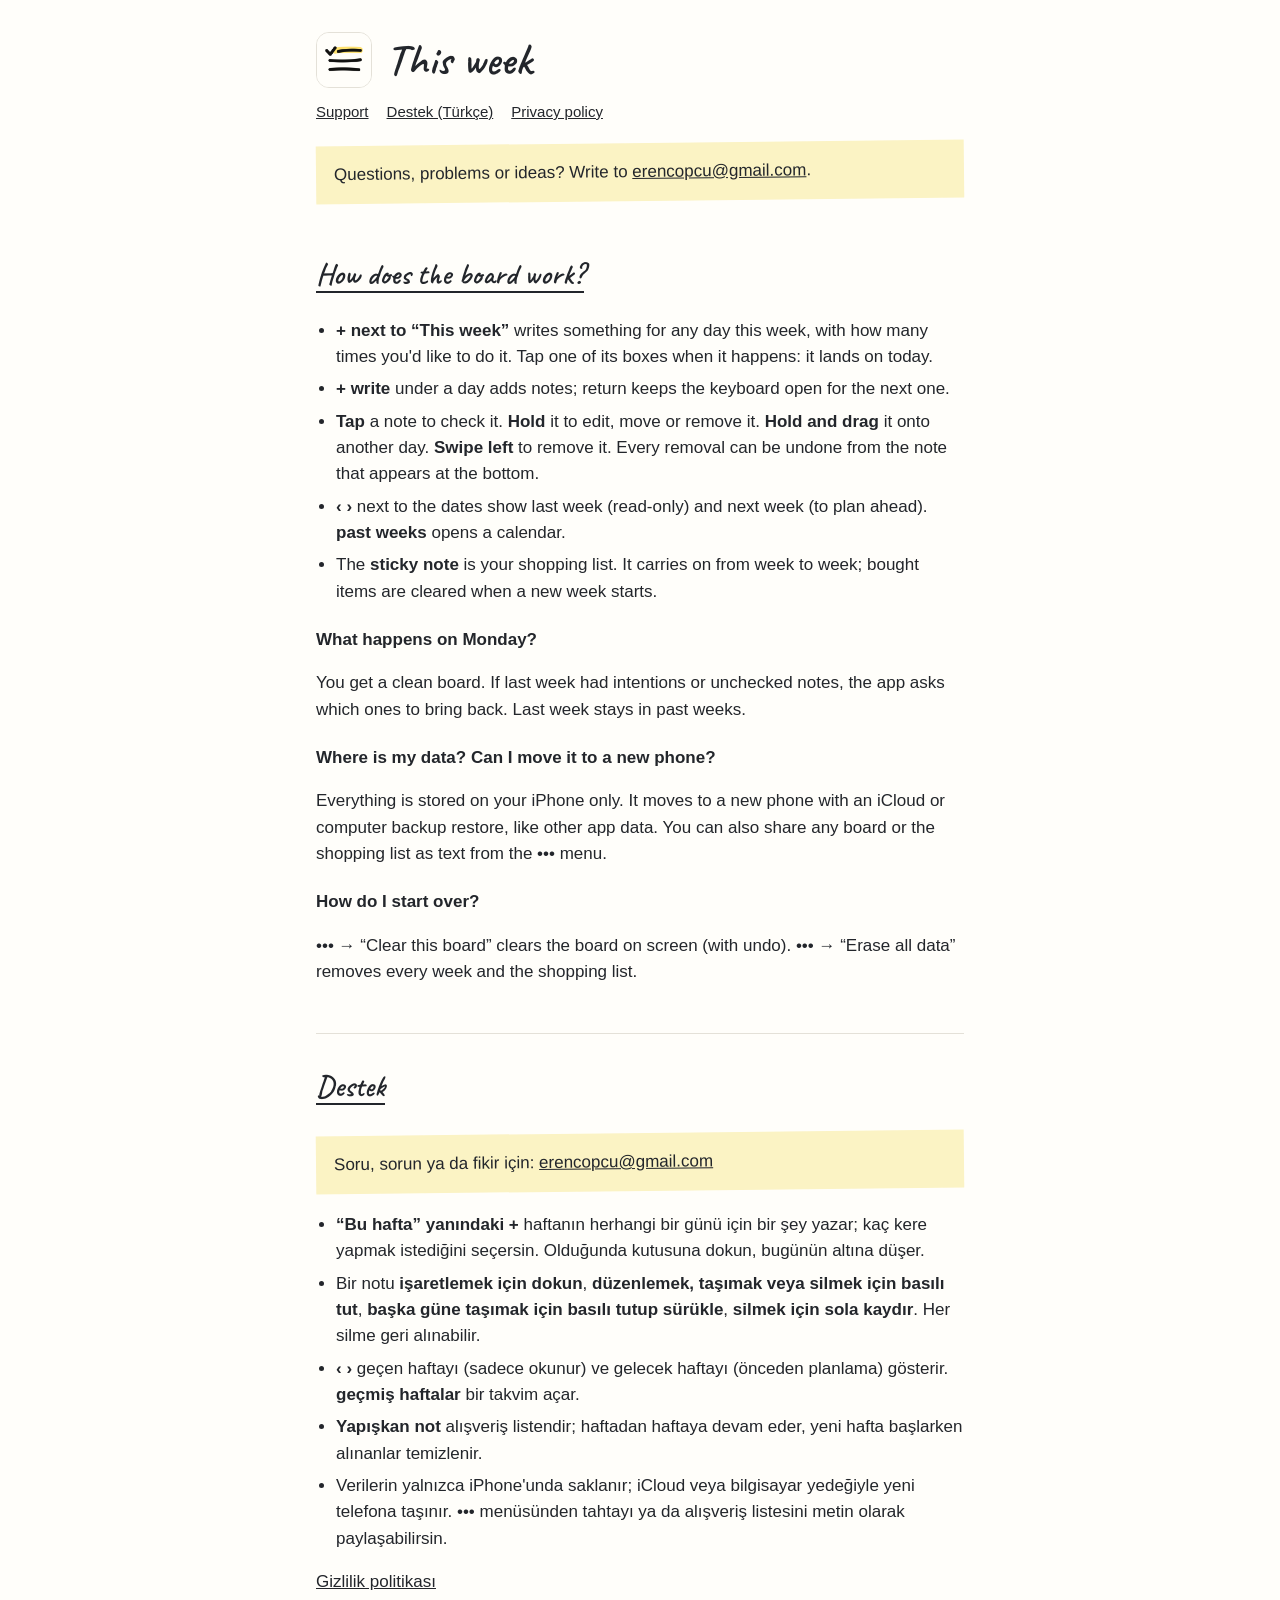
<file: index.html>
<!doctype html>
<html lang="en">
  <head>
    <meta charset="utf-8" />
    <meta name="viewport" content="width=device-width, initial-scale=1" />
    <meta name="color-scheme" content="light dark" />
    <title>This week — Support</title>
    <meta name="description" content="Help and contact for This week, a quiet weekly whiteboard for iPhone." />
    <link rel="icon" href="icon.png" />
    <link rel="stylesheet" href="style.css" />
  </head>
  <body>
    <main>
      <header>
        <img src="icon.png" alt="" />
        <h1>This week</h1>
      </header>
      <nav>
        <a href="#support">Support</a>
        <a href="#destek" hreflang="tr">Destek (Türkçe)</a>
        <a href="privacy.html">Privacy policy</a>
      </nav>

      <section id="support">
        <div class="contact">
          Questions, problems or ideas? Write to
          <a href="mailto:erencopcu@gmail.com">erencopcu@gmail.com</a>.
        </div>

        <h2>How does the board work?</h2>
        <ul>
          <li>
            <strong>+ next to “This week”</strong> writes something for any day this week, with how many
            times you'd like to do it. Tap one of its boxes when it happens: it lands on today.
          </li>
          <li><strong>+ write</strong> under a day adds notes; return keeps the keyboard open for the next one.</li>
          <li>
            <strong>Tap</strong> a note to check it. <strong>Hold</strong> it to edit, move or remove it.
            <strong>Hold and drag</strong> it onto another day. <strong>Swipe left</strong> to remove it. Every
            removal can be undone from the note that appears at the bottom.
          </li>
          <li>
            <strong>‹ ›</strong> next to the dates show last week (read-only) and next week (to plan ahead).
            <strong>past weeks</strong> opens a calendar.
          </li>
          <li>
            The <strong>sticky note</strong> is your shopping list. It carries on from week to week; bought items
            are cleared when a new week starts.
          </li>
        </ul>

        <h3>What happens on Monday?</h3>
        <p>
          You get a clean board. If last week had intentions or unchecked notes, the app asks which ones to bring
          back. Last week stays in past weeks.
        </p>

        <h3>Where is my data? Can I move it to a new phone?</h3>
        <p>
          Everything is stored on your iPhone only. It moves to a new phone with an iCloud or computer backup
          restore, like other app data. You can also share any board or the shopping list as text from the •••
          menu.
        </p>

        <h3>How do I start over?</h3>
        <p>
          ••• → “Clear this board” clears the board on screen (with undo). ••• → “Erase all data” removes every
          week and the shopping list.
        </p>
      </section>

      <hr />

      <section id="destek" lang="tr">
        <h2>Destek</h2>
        <div class="contact">
          Soru, sorun ya da fikir için:
          <a href="mailto:erencopcu@gmail.com">erencopcu@gmail.com</a>
        </div>
        <ul>
          <li>
            <strong>“Bu hafta” yanındaki +</strong> haftanın herhangi bir günü için bir şey yazar; kaç kere yapmak
            istediğini seçersin. Olduğunda kutusuna dokun, bugünün altına düşer.
          </li>
          <li>
            Bir notu <strong>işaretlemek için dokun</strong>, <strong>düzenlemek, taşımak veya silmek için basılı
            tut</strong>, <strong>başka güne taşımak için basılı tutup sürükle</strong>, <strong>silmek için sola
            kaydır</strong>. Her silme geri alınabilir.
          </li>
          <li>
            <strong>‹ ›</strong> geçen haftayı (sadece okunur) ve gelecek haftayı (önceden planlama) gösterir.
            <strong>geçmiş haftalar</strong> bir takvim açar.
          </li>
          <li>
            <strong>Yapışkan not</strong> alışveriş listendir; haftadan haftaya devam eder, yeni hafta başlarken
            alınanlar temizlenir.
          </li>
          <li>
            Verilerin yalnızca iPhone'unda saklanır; iCloud veya bilgisayar yedeğiyle yeni telefona taşınır. •••
            menüsünden tahtayı ya da alışveriş listesini metin olarak paylaşabilirsin.
          </li>
        </ul>
        <p><a href="privacy.html#gizlilik">Gizlilik politikası</a></p>
      </section>
    </main>
  </body>
</html>
</file>
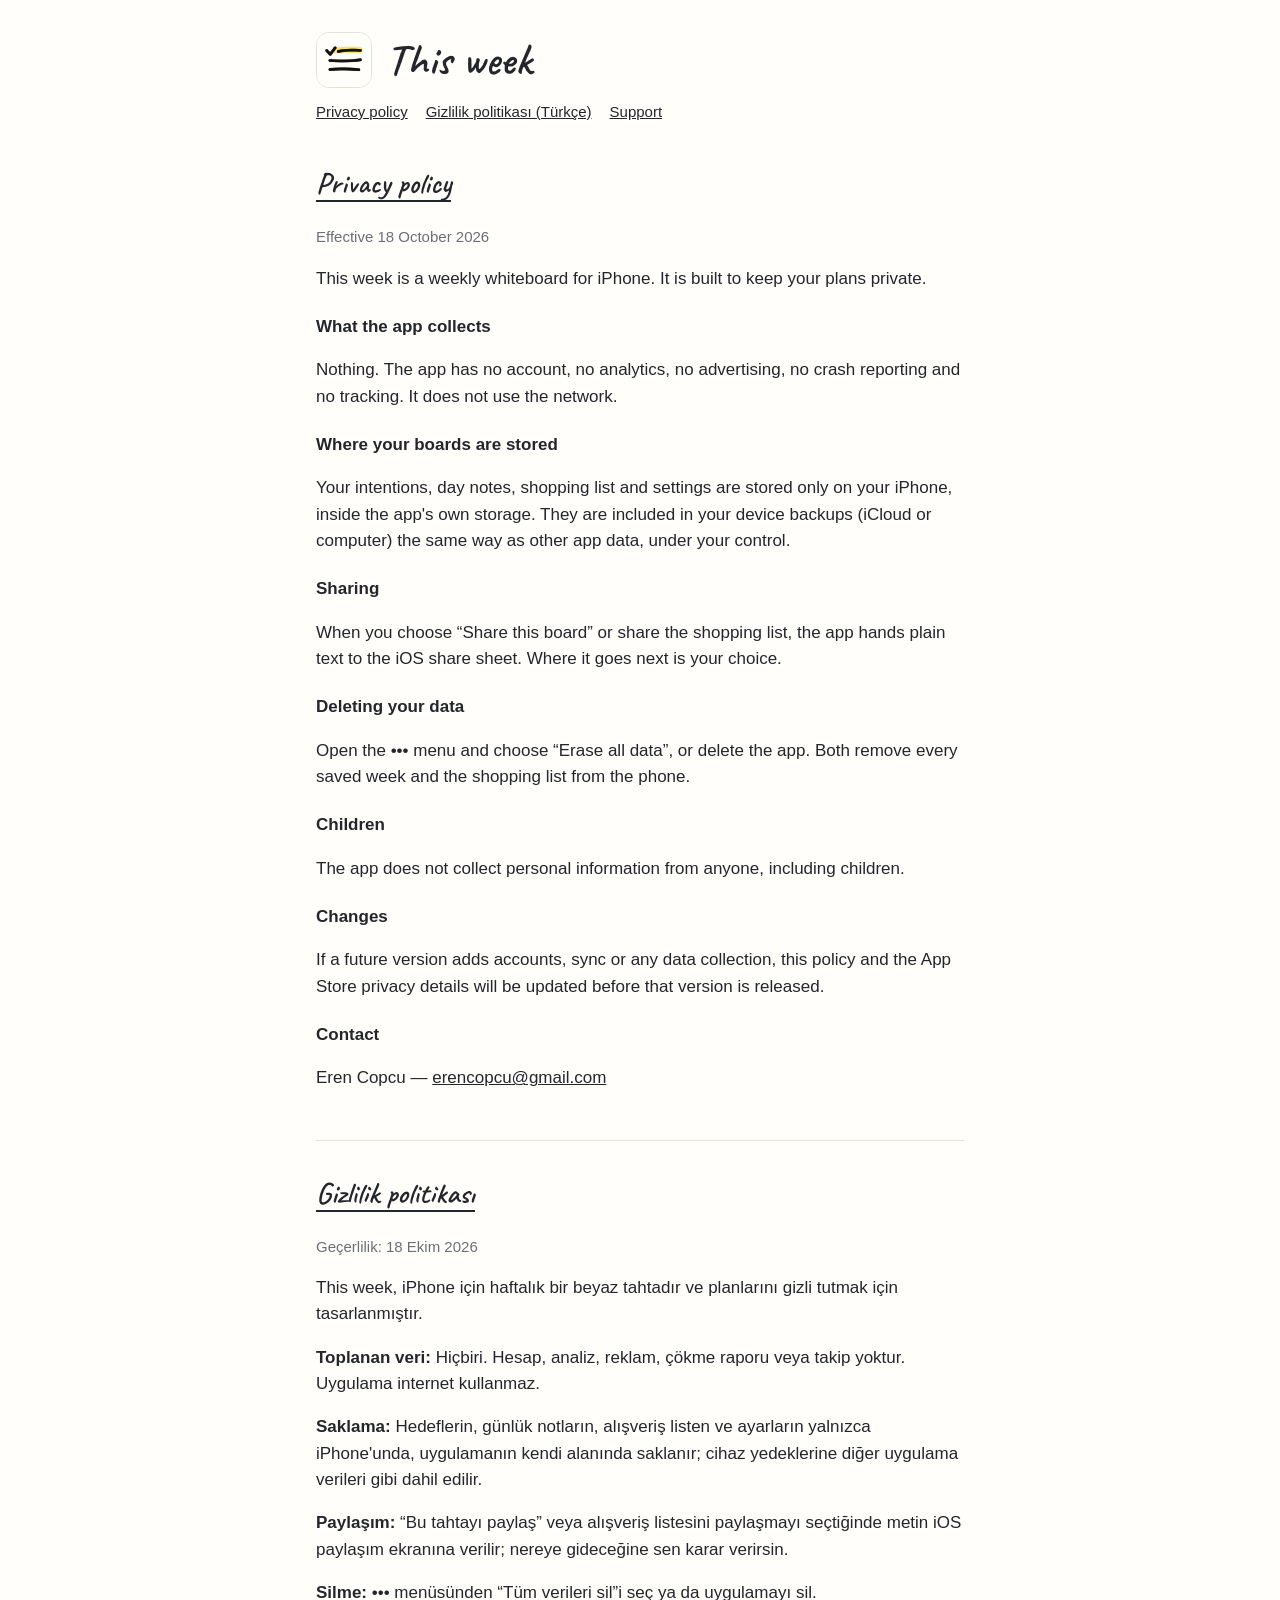
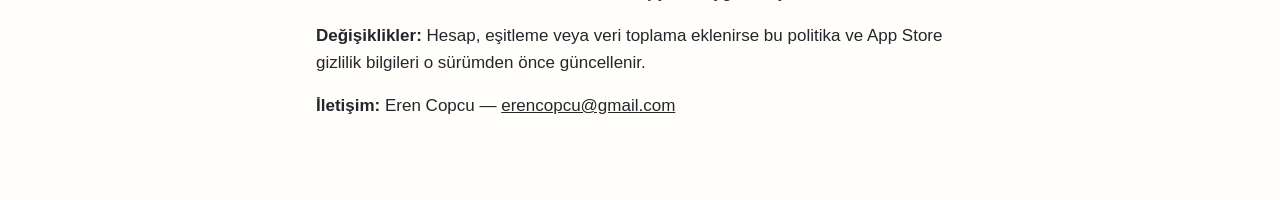
<file: privacy.html>
<!doctype html>
<html lang="en">
  <head>
    <meta charset="utf-8" />
    <meta name="viewport" content="width=device-width, initial-scale=1" />
    <meta name="color-scheme" content="light dark" />
    <title>This week — Privacy policy</title>
    <meta name="description" content="Privacy policy of This week: no data is collected; your boards stay on your iPhone." />
    <link rel="icon" href="icon.png" />
    <link rel="stylesheet" href="style.css" />
  </head>
  <body>
    <main>
      <header>
        <img src="icon.png" alt="" />
        <h1>This week</h1>
      </header>
      <nav>
        <a href="#privacy">Privacy policy</a>
        <a href="#gizlilik" hreflang="tr">Gizlilik politikası (Türkçe)</a>
        <a href="./">Support</a>
      </nav>

      <section id="privacy">
        <h2>Privacy policy</h2>
        <p class="muted">Effective 18 October 2026</p>
        <p>This week is a weekly whiteboard for iPhone. It is built to keep your plans private.</p>

        <h3>What the app collects</h3>
        <p>
          Nothing. The app has no account, no analytics, no advertising, no crash reporting and no tracking. It
          does not use the network.
        </p>

        <h3>Where your boards are stored</h3>
        <p>
          Your intentions, day notes, shopping list and settings are stored only on your iPhone, inside the app's
          own storage. They are included in your device backups (iCloud or computer) the same way as other app
          data, under your control.
        </p>

        <h3>Sharing</h3>
        <p>
          When you choose “Share this board” or share the shopping list, the app hands plain text to the iOS share
          sheet. Where it goes next is your choice.
        </p>

        <h3>Deleting your data</h3>
        <p>
          Open the ••• menu and choose “Erase all data”, or delete the app. Both remove every saved week and the
          shopping list from the phone.
        </p>

        <h3>Children</h3>
        <p>The app does not collect personal information from anyone, including children.</p>

        <h3>Changes</h3>
        <p>
          If a future version adds accounts, sync or any data collection, this policy and the App Store privacy
          details will be updated before that version is released.
        </p>

        <h3>Contact</h3>
        <p>Eren Copcu — <a href="mailto:erencopcu@gmail.com">erencopcu@gmail.com</a></p>
      </section>

      <hr />

      <section id="gizlilik" lang="tr">
        <h2>Gizlilik politikası</h2>
        <p class="muted">Geçerlilik: 18 Ekim 2026</p>
        <p>This week, iPhone için haftalık bir beyaz tahtadır ve planlarını gizli tutmak için tasarlanmıştır.</p>
        <p>
          <strong>Toplanan veri:</strong> Hiçbiri. Hesap, analiz, reklam, çökme raporu veya takip yoktur.
          Uygulama internet kullanmaz.
        </p>
        <p>
          <strong>Saklama:</strong> Hedeflerin, günlük notların, alışveriş listen ve ayarların yalnızca
          iPhone'unda, uygulamanın kendi alanında saklanır; cihaz yedeklerine diğer uygulama verileri gibi dahil
          edilir.
        </p>
        <p>
          <strong>Paylaşım:</strong> “Bu tahtayı paylaş” veya alışveriş listesini paylaşmayı seçtiğinde metin iOS
          paylaşım ekranına verilir; nereye gideceğine sen karar verirsin.
        </p>
        <p><strong>Silme:</strong> ••• menüsünden “Tüm verileri sil”i seç ya da uygulamayı sil.</p>
        <p>
          <strong>Değişiklikler:</strong> Hesap, eşitleme veya veri toplama eklenirse bu politika ve App Store
          gizlilik bilgileri o sürümden önce güncellenir.
        </p>
        <p><strong>İletişim:</strong> Eren Copcu — <a href="mailto:erencopcu@gmail.com">erencopcu@gmail.com</a></p>
      </section>
    </main>
  </body>
</html>
</file>
<file: style.css>
@font-face {
  font-family: "Caveat";
  src: url("Caveat-SemiBold.ttf") format("truetype");
  font-weight: 600;
  font-display: swap;
}

:root {
  --bg: #fffefa;
  --ink: #23262b;
  --muted: #6b6f76;
  --line: #e4e1d8;
  --sticky: #fbf3c4;
}

@media (prefers-color-scheme: dark) {
  :root {
    --bg: #1f2321;
    --ink: #eceee8;
    --muted: #a3a8a2;
    --line: #3a403c;
    --sticky: #4a4630;
  }
}

* {
  box-sizing: border-box;
}

body {
  margin: 0;
  background: var(--bg);
  color: var(--ink);
  font: 17px/1.55 -apple-system, BlinkMacSystemFont, "Segoe UI", Roboto, Helvetica, Arial, sans-serif;
  -webkit-text-size-adjust: 100%;
}

main {
  max-width: 680px;
  margin: 0 auto;
  padding: 32px 16px 64px;
}

header {
  display: flex;
  align-items: center;
  gap: 14px;
  margin-bottom: 8px;
}

header img {
  width: 56px;
  height: 56px;
  border-radius: 13px;
  border: 1px solid var(--line);
}

h1,
h2 {
  font-family: "Caveat", "Bradley Hand", cursive;
  font-weight: 600;
  line-height: 1.1;
}

h1 {
  font-size: 44px;
  margin: 0;
}

h2 {
  font-size: 30px;
  margin: 36px 0 8px;
  border-bottom: 2px solid var(--ink);
  display: inline-block;
}

h3 {
  font-size: 17px;
  margin: 22px 0 4px;
}

nav {
  display: flex;
  flex-wrap: wrap;
  gap: 4px 18px;
  margin: 12px 0 8px;
  font-size: 15px;
}

a {
  color: inherit;
}

.muted {
  color: var(--muted);
  font-size: 15px;
}

.contact {
  background: var(--sticky);
  padding: 16px 18px;
  margin: 20px 0;
  transform: rotate(-0.6deg);
}

ul {
  padding-left: 20px;
}

li {
  margin: 6px 0;
}

hr {
  border: 0;
  border-top: 1px solid var(--line);
  margin: 48px 0 0;
}
</file>
